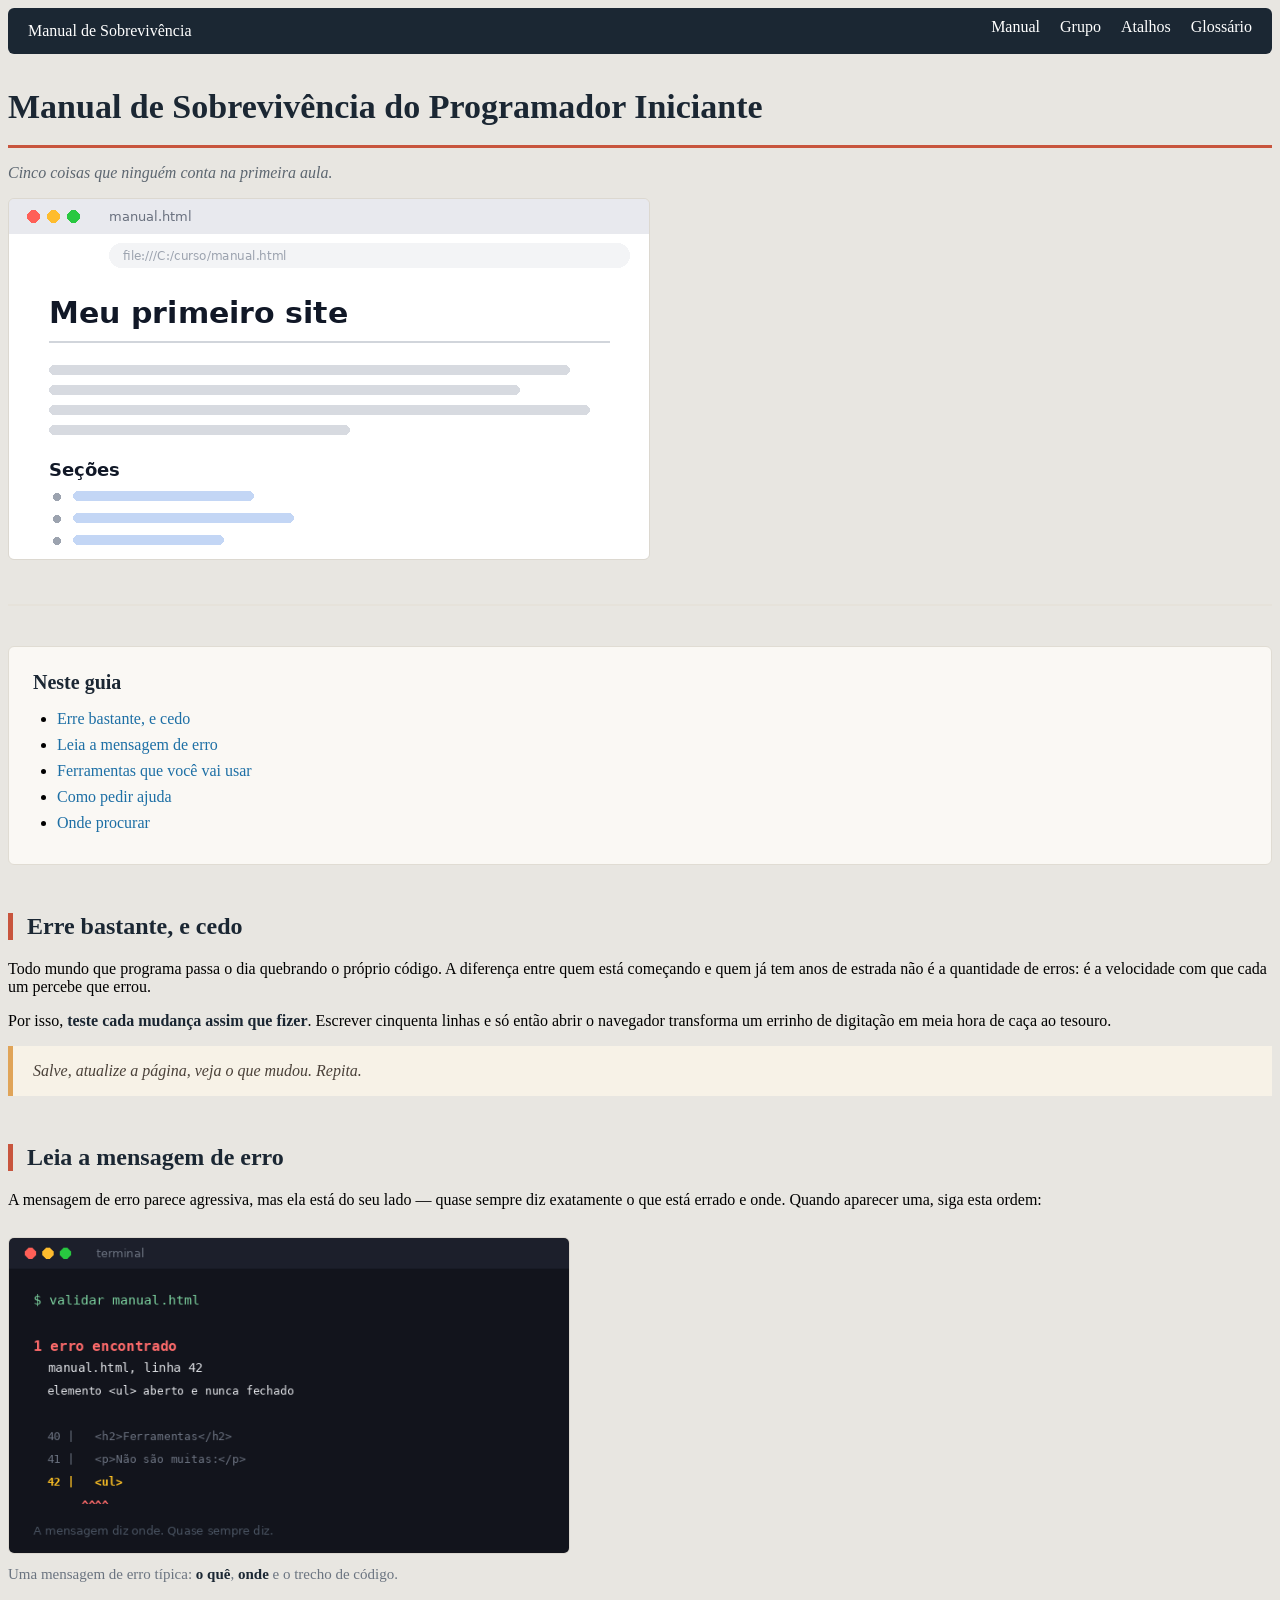
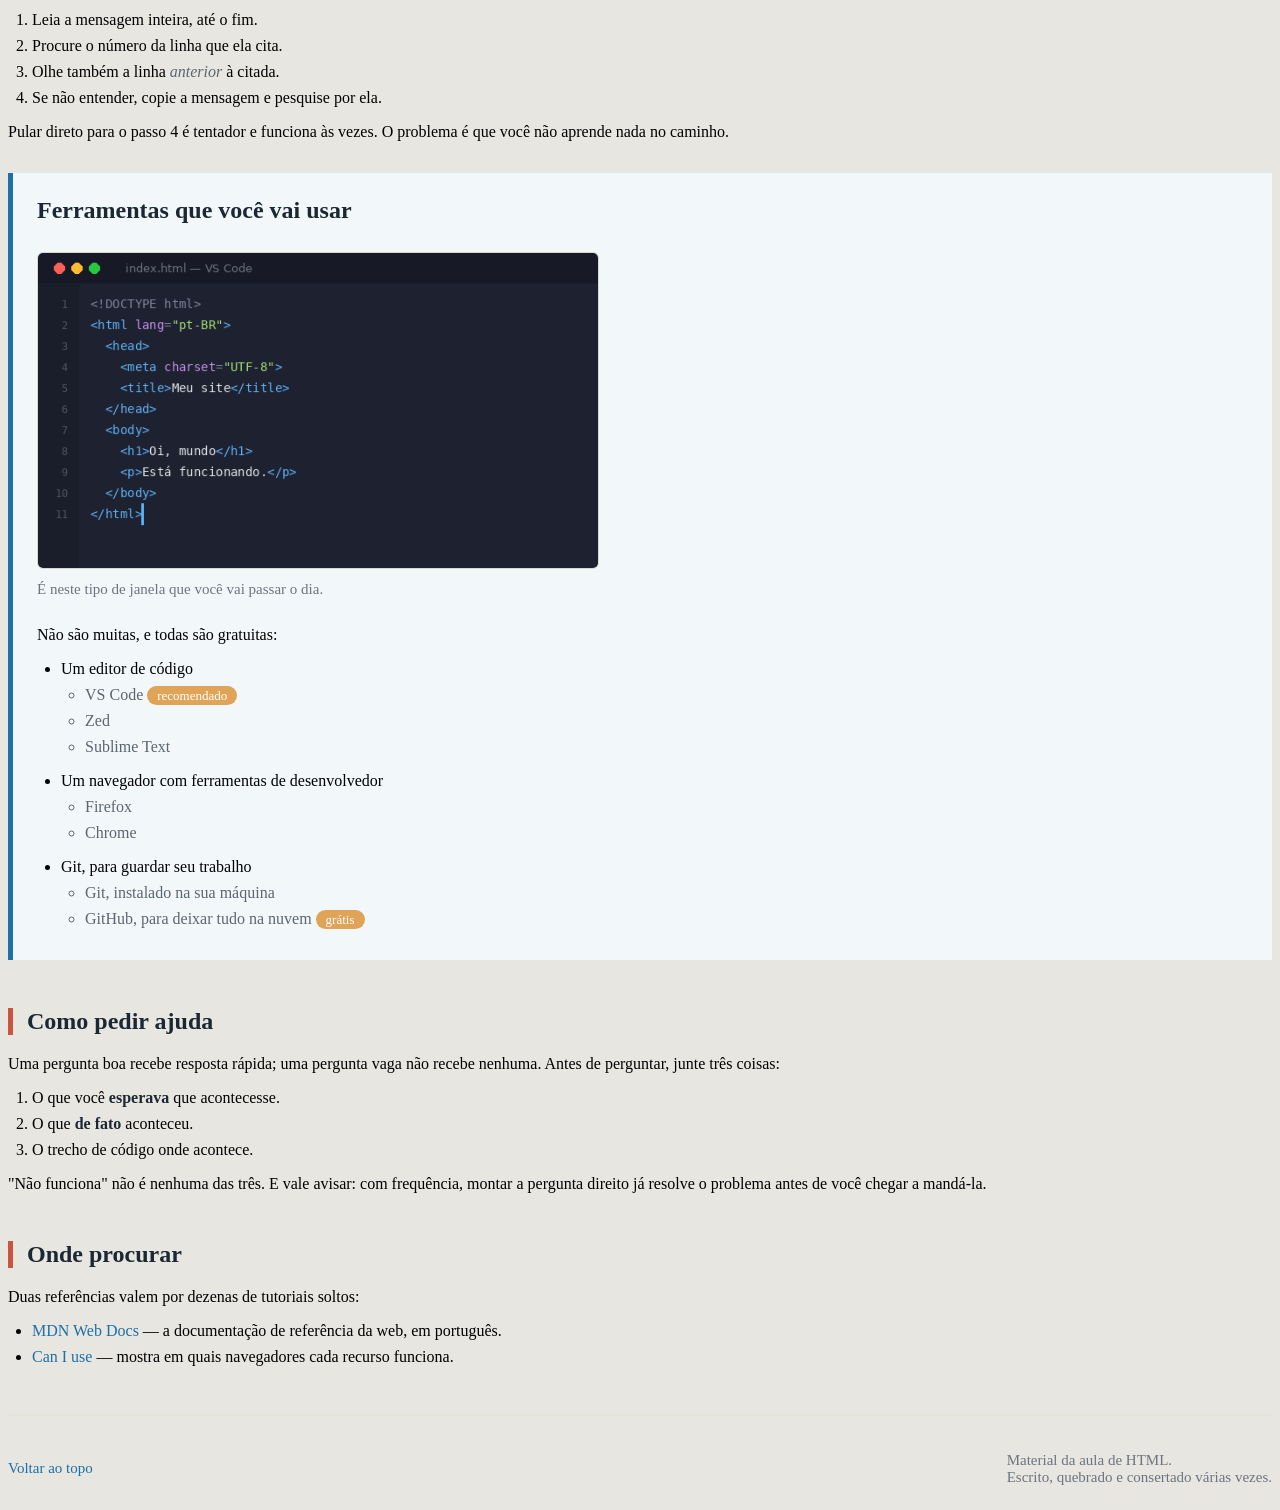
<file: index.html>
<!DOCTYPE html>
<html lang="pt-BR">
<head>
  <meta charset="UTF-8">
  <meta name="viewport" content="width=device-width, initial-scale=1.0">
  <title>Manual de Sobrevivência do Programador Iniciante</title>
  <link rel="stylesheet" href="style.css">
</head>
<body>

    <header class="barra">
    <p class="marca">Manual de Sobrevivência</p>
    <ul class="links">
      <li><a href="index.html">Manual</a></li>
      <li><a href="grupo-de-estudos.html">Grupo</a></li>
      <li><a href="atalhos.html">Atalhos</a></li>
      <li><a href="glossario.html">Glossário</a></li>
    </ul>
  </header>

  
    <h1>Manual de Sobrevivência do Programador Iniciante</h1>

  <p><em>Cinco coisas que ninguém conta na primeira aula.</em></p>

  <img src="[data-uri]"
       alt="Janela de navegador exibindo uma página com o título 'Meu primeiro site'"
       width="640">
  </header>

  <hr>
<main>
  <nav class="indice">
    <h2>Neste guia</h2>

    <ul>
      <li><a href="#erre">Erre bastante, e cedo</a></li>
      <li><a href="#erros">Leia a mensagem de erro</a></li>
      <li><a href="#ferramentas">Ferramentas que você vai usar</a></li>
      <li><a href="#perguntar">Como pedir ajuda</a></li>
      <li><a href="#links">Onde procurar</a></li>
    </ul>
  </nav>

  <section id="erre">
    <h2>Erre bastante, e cedo</h2>

  <p>
    Todo mundo que programa passa o dia quebrando o próprio código. A diferença
    entre quem está começando e quem já tem anos de estrada não é a quantidade de
    erros: é a velocidade com que cada um percebe que errou.
  </p>

  <p>
    Por isso, <strong>teste cada mudança assim que fizer</strong>. Escrever
    cinquenta linhas e só então abrir o navegador transforma um errinho de digitação
    em meia hora de caça ao tesouro.
  </p>

  <blockquote>
    Salve, atualize a página, veja o que mudou. Repita.
  </blockquote>
  </section>

  <section id="erros">
    <h2 >Leia a mensagem de erro</h2>

  <p>
    A mensagem de erro parece agressiva, mas ela está do seu lado — quase sempre
    diz exatamente o que está errado e onde. Quando aparecer uma, siga esta ordem:
  </p>

  <figure>
    <img src="[data-uri]"
         alt="Terminal mostrando um erro de validação: elemento ul aberto e nunca fechado, na linha 42"
         width="560">
    <figcaption>
      Uma mensagem de erro típica: <strong>o quê</strong>, <strong>onde</strong> e
      o trecho de código.
    </figcaption>
  </figure>

  <ol>
    <li>Leia a mensagem inteira, até o fim.</li>
    <li>Procure o número da linha que ela cita.</li>
    <li>Olhe também a linha <em>anterior</em> à citada.</li>
    <li>Se não entender, copie a mensagem e pesquise por ela.</li>
  </ol>

  <p>
    Pular direto para o passo 4 é tentador e funciona às vezes. O problema é que
    você não aprende nada no caminho.
  </p>
  </section>

  <section id="ferramentas" class="destaque">
    <h2>Ferramentas que você vai usar</h2>

    <figure>
      <img src="[data-uri]"
           alt="Editor de código exibindo um arquivo HTML com onze linhas"
           width="560">
      <figcaption>É neste tipo de janela que você vai passar o dia.</figcaption>
    </figure>

    <p>Não são muitas, e todas são gratuitas:</p>

    <ul>
      <li>
        Um editor de código
        <ul>
          <li>VS Code <span class="etiqueta">recomendado</span></li>
          <li>Zed</li>
          <li>Sublime Text</li>
        </ul>
      </li>
      <li>
        Um navegador com ferramentas de desenvolvedor
        <ul>
          <li>Firefox</li>
          <li>Chrome</li>
        </ul>
      </li>
      <li>
        Git, para guardar seu trabalho
        <ul>
          <li>Git, instalado na sua máquina</li>
          <li>GitHub, para deixar tudo na nuvem <span class="etiqueta">grátis</span></li>
        </ul>
      </li>
    </ul>
  </section>

  <section id="perguntar">
      <h2 >Como pedir ajuda</h2>

  <p>
    Uma pergunta boa recebe resposta rápida; uma pergunta vaga não recebe nenhuma.
    Antes de perguntar, junte três coisas:
  </p>

  <ol>
    <li>O que você <strong>esperava</strong> que acontecesse.</li>
    <li>O que <strong>de fato</strong> aconteceu.</li>
    <li>O trecho de código onde acontece.</li>
  </ol>

  <p>
    "Não funciona" não é nenhuma das três. E vale avisar: com frequência, montar a
    pergunta direito já resolve o problema antes de você chegar a mandá-la.
  </p>
  </section>

  <section id="links">
    <h2 >Onde procurar</h2>

  <p>Duas referências valem por dezenas de tutoriais soltos:</p>

  <ul>
    <li>
      <a href="https://developer.mozilla.org/pt-BR/" target="_blank">MDN Web Docs</a>
      — a documentação de referência da web, em português.
    </li>
    <li>
      <a href="https://caniuse.com/" target="_blank">Can I use</a>
      — mostra em quais navegadores cada recurso funciona.
    </li>
  </ul>
  </section>
  </main>
  

  <footer class="rodape">
    <p>
      <a href="#">Voltar ao topo</a>
    </p>

    <p>
      Material da aula de HTML.<br>
      Escrito, quebrado e consertado várias vezes.
    </p>
  </footer>

</body>
</html>
</file>
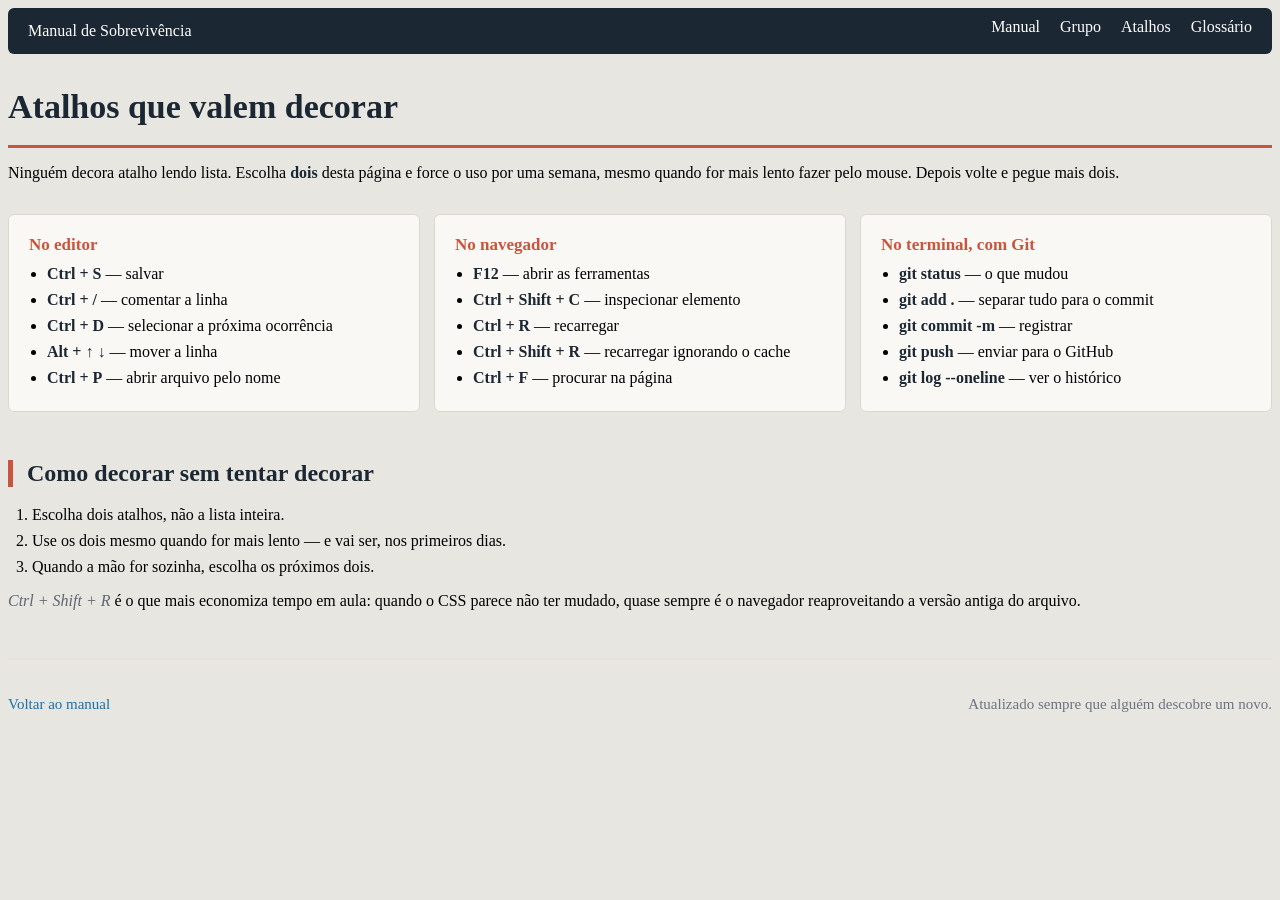
<file: atalhos.html>
<!DOCTYPE html>
<html lang="pt-BR">
<head>
  <meta charset="UTF-8">
  <meta name="viewport" content="width=device-width, initial-scale=1.0">
  <title>Atalhos que valem decorar — Manual de Sobrevivência</title>
  <link rel="stylesheet" href="style.css">
</head>
<body>

  <header class="barra">
    <p class="marca">Manual de Sobrevivência</p>
    <ul class="links">
      <li><a href="index.html">Manual</a></li>
      <li><a href="grupo-de-estudos.html">Grupo</a></li>
      <li><a href="atalhos.html">Atalhos</a></li>
      <li><a href="glossario.html">Glossário</a></li>
    </ul>
  </header>

  <main>

    <h1>Atalhos que valem decorar</h1>

    <p>
      Ninguém decora atalho lendo lista. Escolha <strong>dois</strong> desta
      página e force o uso por uma semana, mesmo quando for mais lento fazer
      pelo mouse. Depois volte e pegue mais dois.
    </p>

    <div class="cartoes">

      <div class="cartao">
        <h3>No editor</h3>
        <ul>
          <li><strong>Ctrl + S</strong> — salvar</li>
          <li><strong>Ctrl + /</strong> — comentar a linha</li>
          <li><strong>Ctrl + D</strong> — selecionar a próxima ocorrência</li>
          <li><strong>Alt + ↑ ↓</strong> — mover a linha</li>
          <li><strong>Ctrl + P</strong> — abrir arquivo pelo nome</li>
        </ul>
      </div>

      <div class="cartao">
        <h3>No navegador</h3>
        <ul>
          <li><strong>F12</strong> — abrir as ferramentas</li>
          <li><strong>Ctrl + Shift + C</strong> — inspecionar elemento</li>
          <li><strong>Ctrl + R</strong> — recarregar</li>
          <li><strong>Ctrl + Shift + R</strong> — recarregar ignorando o cache</li>
          <li><strong>Ctrl + F</strong> — procurar na página</li>
        </ul>
      </div>

      <div class="cartao">
        <h3>No terminal, com Git</h3>
        <ul>
          <li><strong>git status</strong> — o que mudou</li>
          <li><strong>git add .</strong> — separar tudo para o commit</li>
          <li><strong>git commit -m</strong> — registrar</li>
          <li><strong>git push</strong> — enviar para o GitHub</li>
          <li><strong>git log --oneline</strong> — ver o histórico</li>
        </ul>
      </div>      

    </div>

    <section id="como-decorar">
      <h2>Como decorar sem tentar decorar</h2>

      <ol>
        <li>Escolha dois atalhos, não a lista inteira.</li>
        <li>Use os dois mesmo quando for mais lento — e vai ser, nos primeiros dias.</li>
        <li>Quando a mão for sozinha, escolha os próximos dois.</li>
      </ol>

      <p>
        <em>Ctrl + Shift + R</em> é o que mais economiza tempo em aula: quando o
        CSS parece não ter mudado, quase sempre é o navegador reaproveitando a
        versão antiga do arquivo.
      </p>
    </section>

  </main>

  <footer class="rodape">
    <p><a href="index.html">Voltar ao manual</a></p>
    <p>Atualizado sempre que alguém descobre um novo.</p>
  </footer>

</body>
</html>
</file>
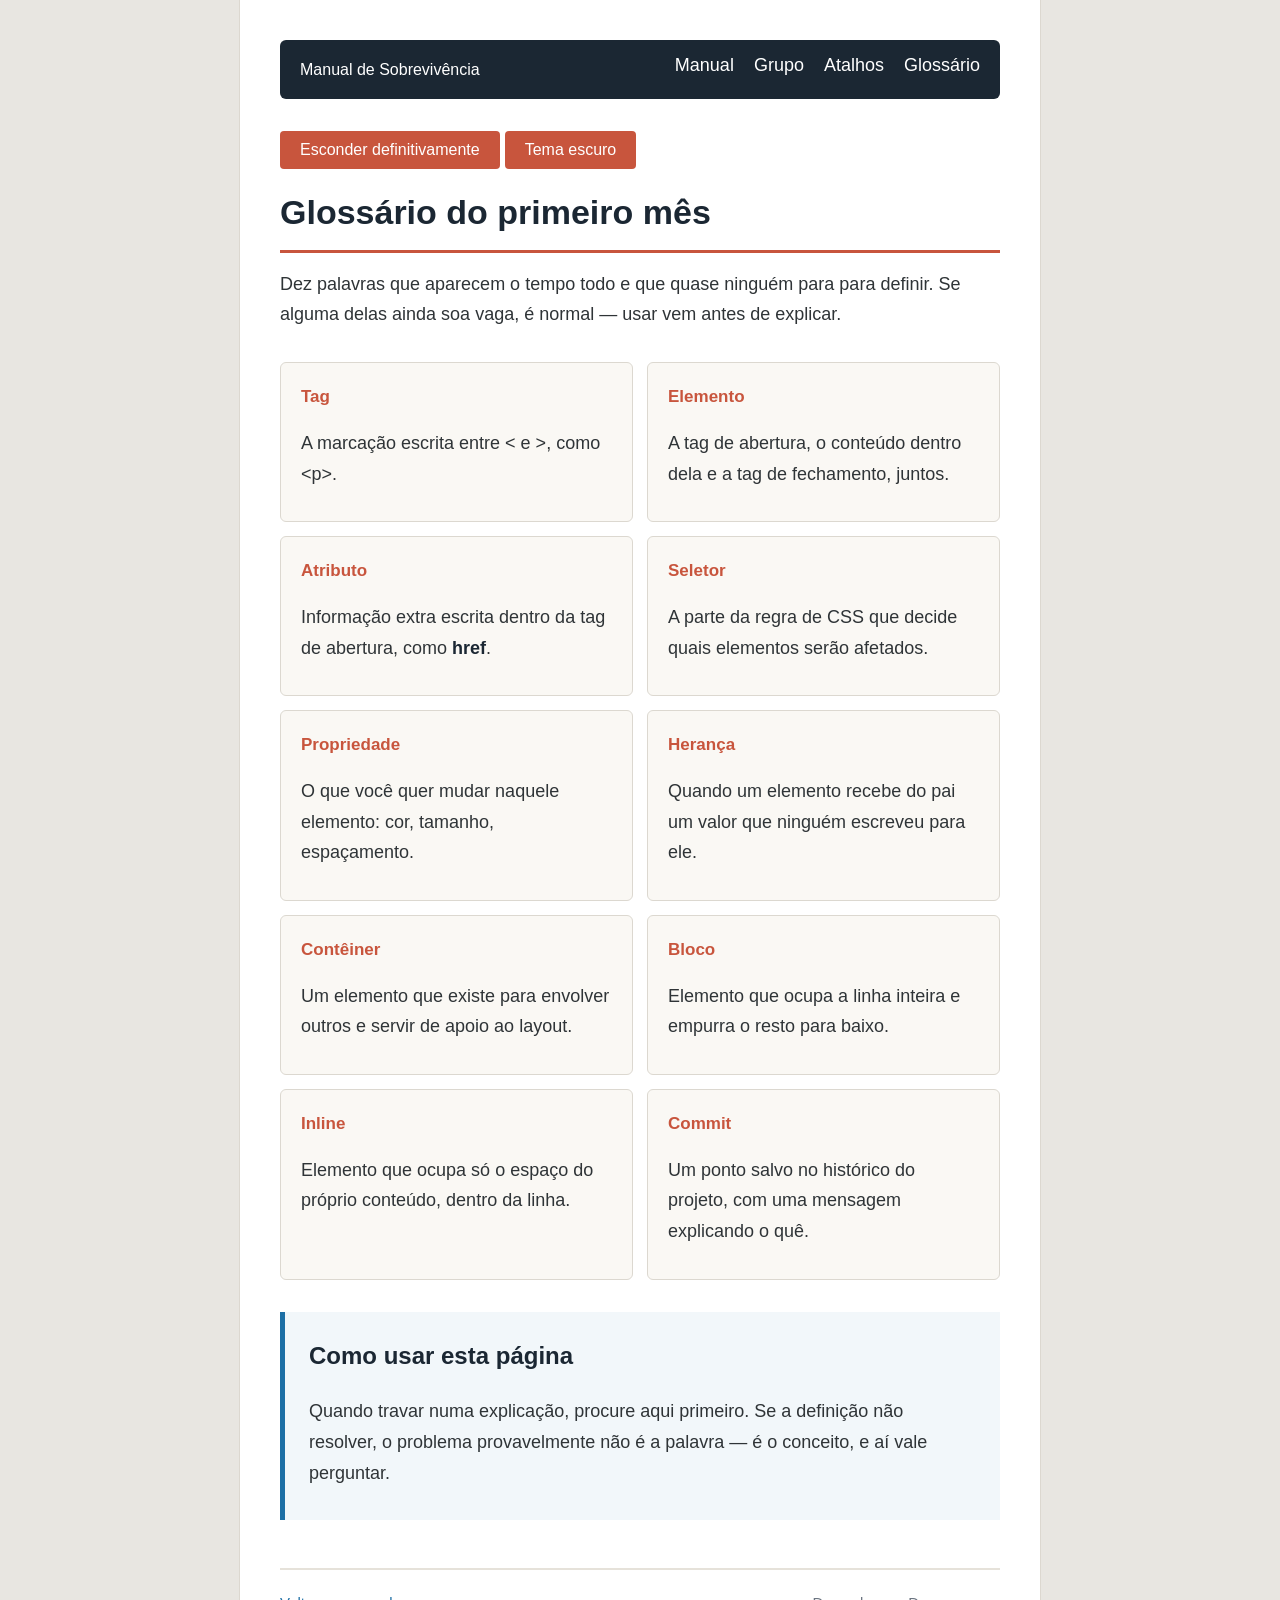
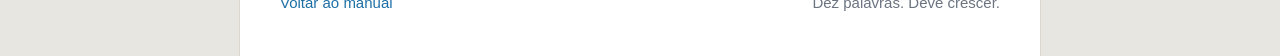
<file: glossario.html>
<!DOCTYPE html>
<html lang="pt-BR">
<head>
  <meta charset="UTF-8">
  <meta name="viewport" content="width=device-width, initial-scale=1.0">
  <title>Glossário - Manual de Sobrevivência</title>
  <!-- Aqui é onde a mágica acontece: chamando o arquivo CSS que criamos! -->
  <link rel="stylesheet" href="style.css">
  <script src="script.js" defer></script>
</head>
<body class="corpo">

  <!-- Barra de navegação do topo (TRECHO 3 do CSS) -->
  <header class="barra">
    <p class="marca">Manual de Sobrevivência</p>
    <ul class="links">
      <li><a href="index.html">Manual</a></li>
      <li><a href="grupo-de-estudos.html">Grupo</a></li>
      <li><a href="atalhos.html">Atalhos</a></li>
      <li><a href="glossario.html">Glossário</a></li>
    </ul>
  </header>

  <div class="controles">
    <button class="botao-definicoes">Esconder definitivamente</button>
    <button class="botao-tema">Tema escuro</button>
  </div>
  <!-- Conteúdo principal -->
  <main>
    <h1>Glossário do primeiro mês</h1>
    
    <p>Dez palavras que aparecem o tempo todo e que quase ninguém para para definir. Se alguma delas ainda soa vaga, é normal — usar vem antes de explicar.</p>

    <!-- Grid de cartões com os termos (TRECHO 3 do CSS) -->
    <div class="cartoes">
      
      <div class="cartao">
        <h3>Tag</h3>
        <p>A marcação escrita entre &lt; e &gt;, como &lt;p&gt;.</p>
      </div>

      <div class="cartao">
        <h3>Elemento</h3>
        <p>A tag de abertura, o conteúdo dentro dela e a tag de fechamento, juntos.</p>
      </div>

      <div class="cartao">
        <h3>Atributo</h3>
        <p>Informação extra escrita dentro da tag de abertura, como <strong>href</strong>.</p>
      </div>

      <div class="cartao">
        <h3>Seletor</h3>
        <p>A parte da regra de CSS que decide quais elementos serão afetados.</p>
      </div>

      <div class="cartao">
        <h3>Propriedade</h3>
        <p>O que você quer mudar naquele elemento: cor, tamanho, espaçamento.</p>
      </div>

      <div class="cartao">
        <h3>Herança</h3>
        <p>Quando um elemento recebe do pai um valor que ninguém escreveu para ele.</p>
      </div>

      <div class="cartao">
        <h3>Contêiner</h3>
        <p>Um elemento que existe para envolver outros e servir de apoio ao layout.</p>
      </div>

      <div class="cartao">
        <h3>Bloco</h3>
        <p>Elemento que ocupa a linha inteira e empurra o resto para baixo.</p>
      </div>

      <div class="cartao">
        <h3>Inline</h3>
        <p>Elemento que ocupa só o espaço do próprio conteúdo, dentro da linha.</p>
      </div>

      <div class="cartao">
        <h3>Commit</h3>
        <p>Um ponto salvo no histórico do projeto, com uma mensagem explicando o quê.</p>
      </div>

    </div> <!-- Fim dos cartões -->

    <!-- Bloco de destaque (TRECHO 2 do CSS) -->
    <div class="destaque">
      <h2>Como usar esta página</h2>
      <p>Quando travar numa explicação, procure aqui primeiro. Se a definição não resolver, o problema provavelmente não é a palavra — é o conceito, e aí vale perguntar.</p>
    </div>

  </main>

  <!-- Rodapé flexbox (TRECHO 3 do CSS) -->
  <footer class="rodape">
    <a href="index.html">Voltar ao manual</a>
    <span>Dez palavras. Deve crescer.</span>
  </footer>

</body>
</html>
</file>
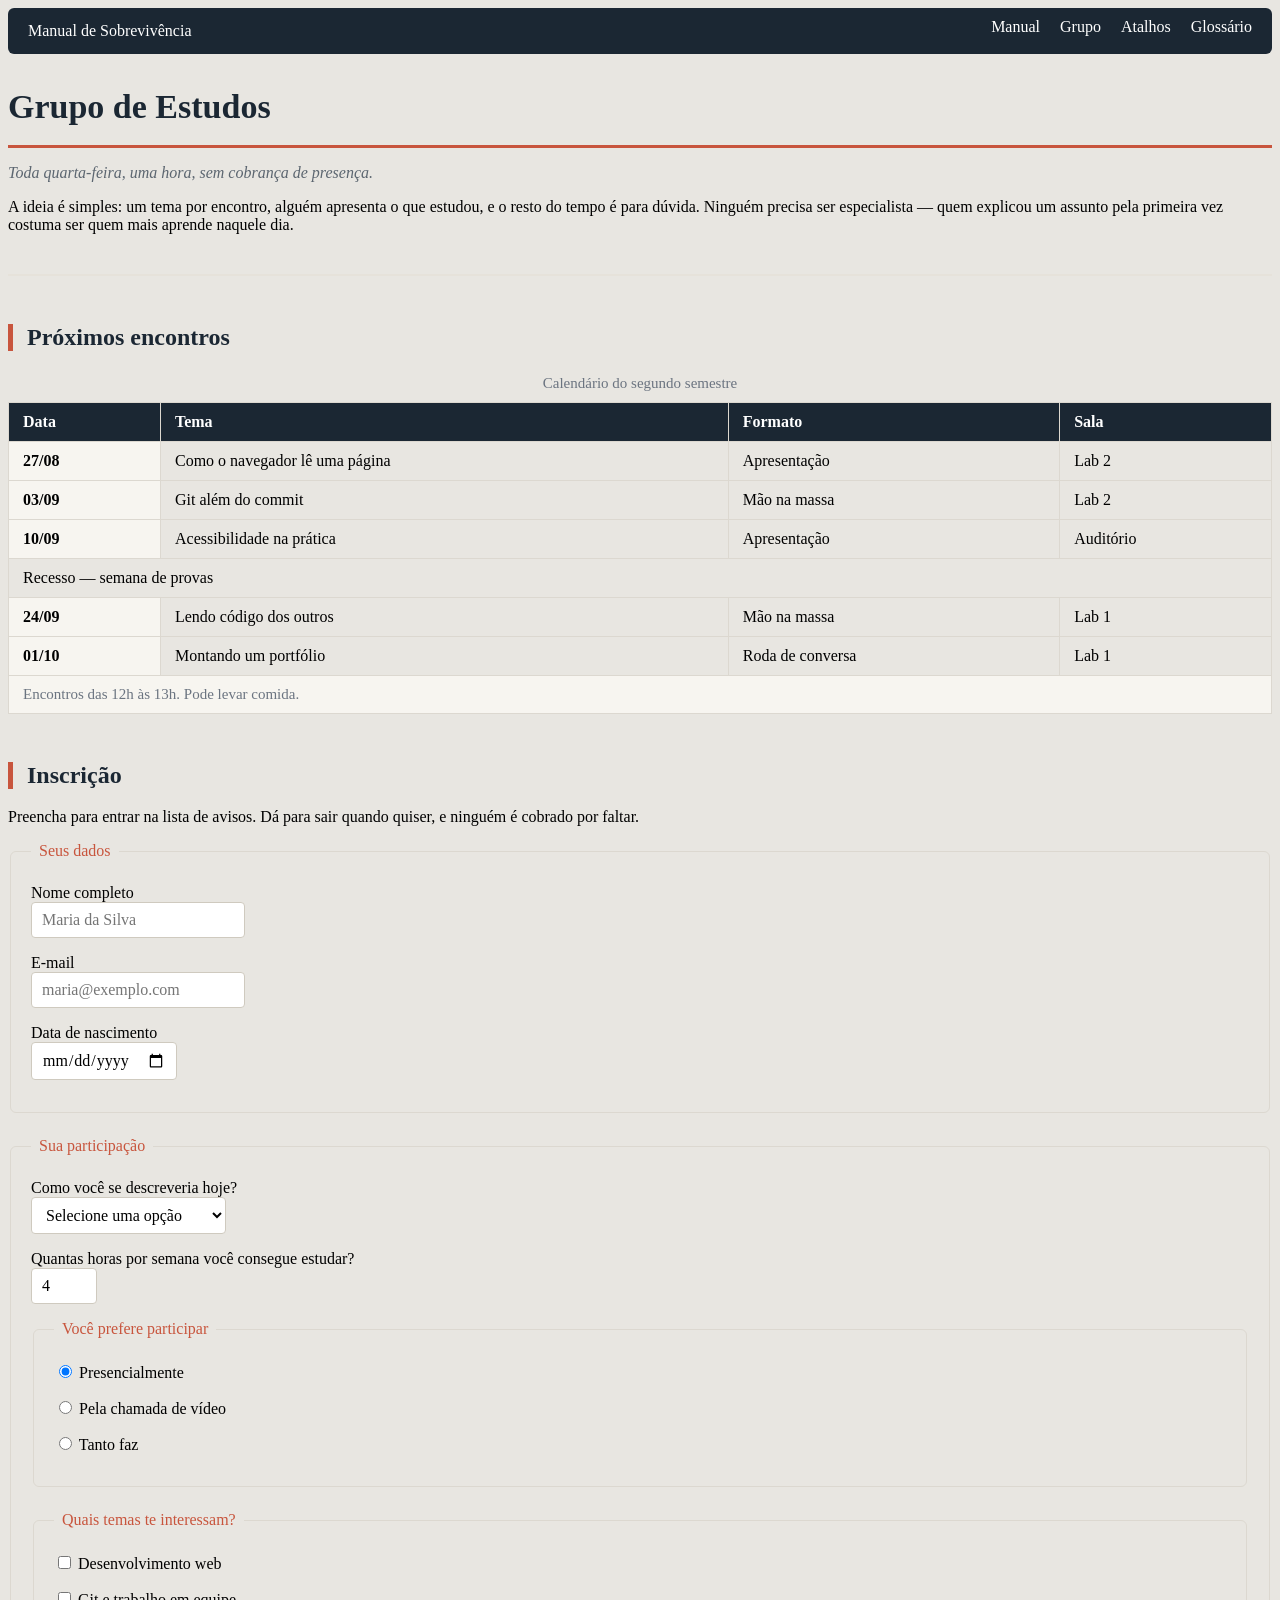
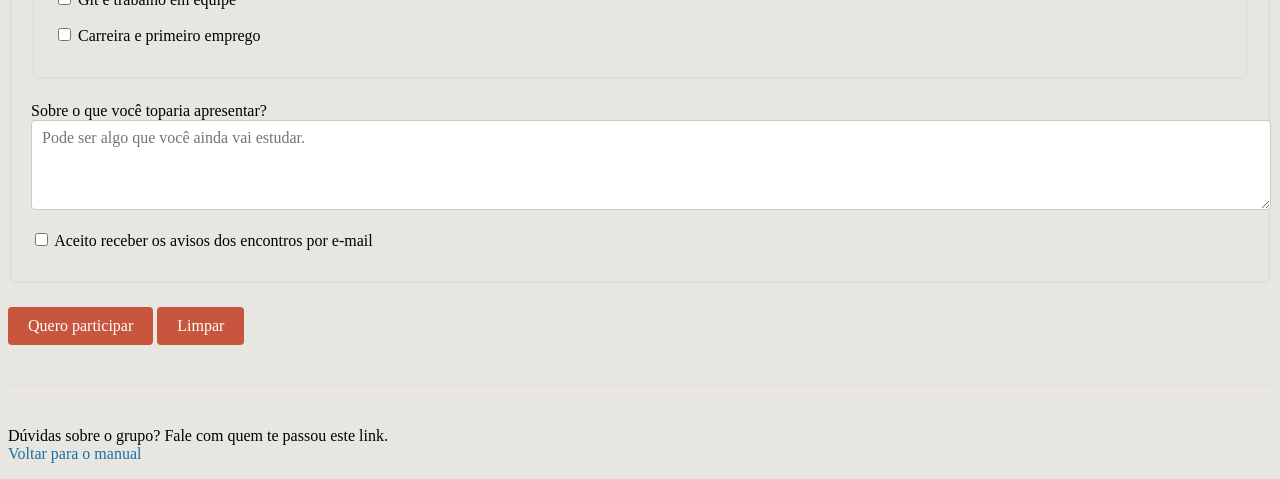
<file: grupo-de-estudos.html>
<!DOCTYPE html>
<html lang="pt-BR">
<head>
  <meta charset="UTF-8">
  <meta name="viewport" content="width=device-width, initial-scale=1.0">
  <title>Grupo de Estudos — Manual de Sobrevivência</title>
<link rel="stylesheet" href="style.css">
</head>
<body>

<header class="barra">
  <p class="marca">Manual de Sobrevivência</p>
  <ul class="links">
    <li><a href="index.html">Manual</a></li>
    <li><a href="grupo-de-estudos.html">Grupo</a></li>
    <li><a href="atalhos.html">Atalhos</a></li>
    <li><a href="glossario.html">Glossário</a></li>
  </ul>
</header>

  <h1>Grupo de Estudos</h1>

  <p>
    <em>Toda quarta-feira, uma hora, sem cobrança de presença.</em>
  </p>

  <p>
    A ideia é simples: um tema por encontro, alguém apresenta o que estudou, e o
    resto do tempo é para dúvida. Ninguém precisa ser especialista — quem explicou
    um assunto pela primeira vez costuma ser quem mais aprende naquele dia.
  </p>

  <hr>

  <h2>Próximos encontros</h2>

  <table border="1">
    <caption>Calendário do segundo semestre</caption>

    <thead>
      <tr>
        <th scope="col">Data</th>
        <th scope="col">Tema</th>
        <th scope="col">Formato</th>
        <th scope="col">Sala</th>
      </tr>
    </thead>

    <tbody>
      <tr>
        <th scope="row">27/08</th>
        <td>Como o navegador lê uma página</td>
        <td>Apresentação</td>
        <td>Lab 2</td>
      </tr>
      <tr>
        <th scope="row">03/09</th>
        <td>Git além do commit</td>
        <td>Mão na massa</td>
        <td>Lab 2</td>
      </tr>
      <tr>
        <th scope="row">10/09</th>
        <td>Acessibilidade na prática</td>
        <td>Apresentação</td>
        <td>Auditório</td>
      </tr>

      <tr>
        <td colspan="4">Recesso — semana de provas</td>
      </tr>

      <tr>
        <th scope="row">24/09</th>
        <td>Lendo código dos outros</td>
        <td>Mão na massa</td>
        <td>Lab 1</td>
      </tr>
      <tr>
        <th scope="row">01/10</th>
        <td>Montando um portfólio</td>
        <td>Roda de conversa</td>
        <td>Lab 1</td>
      </tr>
    </tbody>

    <tfoot>
      <tr>
        <td colspan="4">Encontros das 12h às 13h. Pode levar comida.</td>
      </tr>
    </tfoot>
  </table>

  <h2>Inscrição</h2>

  <p>
    Preencha para entrar na lista de avisos. Dá para sair quando quiser, e ninguém
    é cobrado por faltar.
  </p>

  <form action="#" method="post">

    <fieldset>
      <legend>Seus dados</legend>

      <p>
        <label for="nome">Nome completo</label><br>
        <input type="text" id="nome" name="nome" placeholder="Maria da Silva" required>
      </p>

      <p>
        <label for="email">E-mail</label><br>
        <input type="email" id="email" name="email" placeholder="maria@exemplo.com" required>
      </p>

      <p>
        <label for="nascimento">Data de nascimento</label><br>
        <input type="date" id="nascimento" name="nascimento">
      </p>
    </fieldset>

    <fieldset>
      <legend>Sua participação</legend>

      <p>
        <label for="nivel">Como você se descreveria hoje?</label><br>
        <select id="nivel" name="nivel">
          <option value="">Selecione uma opção</option>
          <option value="nunca">Nunca programei</option>
          <option value="comecando">Estou começando agora</option>
          <option value="algum">Já fiz alguns projetos</option>
          <option value="trabalho">Já trabalho na área</option>
        </select>
      </p>

      <p>
        <label for="horas">Quantas horas por semana você consegue estudar?</label><br>
        <input type="number" id="horas" name="horas" min="1" max="40" value="4">
      </p>

      <fieldset>
        <legend>Você prefere participar</legend>
        <p>
          <input type="radio" id="presencial" name="modalidade" value="presencial" checked>
          <label for="presencial">Presencialmente</label>
        </p>
        <p>
          <input type="radio" id="online" name="modalidade" value="online">
          <label for="online">Pela chamada de vídeo</label>
        </p>
        <p>
          <input type="radio" id="tanto-faz" name="modalidade" value="tanto-faz">
          <label for="tanto-faz">Tanto faz</label>
        </p>
      </fieldset>

      <fieldset>
        <legend>Quais temas te interessam?</legend>
        <p>
          <input type="checkbox" id="tema-web" name="temas" value="web">
          <label for="tema-web">Desenvolvimento web</label>
        </p>
        <p>
          <input type="checkbox" id="tema-git" name="temas" value="git">
          <label for="tema-git">Git e trabalho em equipe</label>
        </p>
        <p>
          <input type="checkbox" id="tema-carreira" name="temas" value="carreira">
          <label for="tema-carreira">Carreira e primeiro emprego</label>
        </p>
      </fieldset>

      <p>
        <label for="apresentar">Sobre o que você toparia apresentar?</label><br>
        <textarea id="apresentar" name="apresentar" rows="4" cols="40"
                  placeholder="Pode ser algo que você ainda vai estudar."></textarea>
      </p>

      <p>
        <input type="checkbox" id="avisos" name="avisos" value="sim" required>
        <label for="avisos">Aceito receber os avisos dos encontros por e-mail</label>
      </p>
    </fieldset>

    <p>
      <button type="submit">Quero participar</button>
      <button type="reset">Limpar</button>
    </p>

  </form>

  <hr>

  <p>
    Dúvidas sobre o grupo? Fale com quem te passou este link.<br>
    <a href="index.html">Voltar para o manual</a>
  </p>

</body>
</html>
</file>
<file: style.css>
html {
  background-color: #e8e6e1;
}

.corpo {
  background-color: #ffffff;
  max-width: 720px;
  margin: 0 auto;
  padding: 40px;
  font-family: "Segoe UI", Roboto, Helvetica, Arial, sans-serif;
  font-size: 18px;
  line-height: 1.7;
  color: #2f3437;
  border-left: 1px solid #dcd8d0;
  border-right: 1px solid #dcd8d0;
}

h1 {
  font-size: 34px;
  line-height: 1.25;
  color: #1b2733;
  margin-bottom: 4px;
  padding-bottom: 16px;
  border-bottom: 3px solid #c8553d;
}

h2 {
  font-size: 24px;
  color: #1b2733;
  margin-top: 48px;
  padding-left: 14px;
  border-left: 5px solid #c8553d;
}

p {
  margin-top: 16px;
  margin-bottom: 16px;
}

strong {
  color: #1b2733;
}

em {
  color: #5c6670;
}

a {
  color: #1d6fa5;
  text-decoration: none;
}

a:hover {
  color: #c8553d;
  text-decoration: underline;
}

ul,
ol {
  padding-left: 24px;
  margin-top: 16px;
  margin-bottom: 16px;
}

li {
  margin-bottom: 8px;
}

ul ul {
  margin-top: 8px;
  color: #5c6670;
}

blockquote {
  margin-left: 0;
  margin-right: 0;
  padding: 16px 20px;
  background-color: #f7f2e7;
  border-left: 5px solid #e0a458;
  font-style: italic;
  color: #4a4139;
}

img {
  max-width: 100%;
  border: 1px solid #dcd8d0;
  border-radius: 6px;
}

figure {
  margin-left: 0;
  margin-right: 0;
  margin-top: 28px;
  margin-bottom: 28px;
}

figcaption {
  margin-top: 8px;
  font-size: 15px;
  color: #6b7480;
}

hr {
  border: none;
  border-top: 2px solid #e6e2da;
  margin-top: 40px;
  margin-bottom: 40px;
}

table {
  border-collapse: collapse;
  width: 100%;
  margin: 24px 0;
}

caption {
  margin-bottom: 10px;
  font-size: 15px;
  color: #6b7480;
}

th,
td {
  padding: 10px 14px;
  border: 1px solid #dcd8d0;
  text-align: left;
}

thead th {
  background-color: #1b2733;
  color: #ffffff;
}

tbody th {
  background-color: #f7f5f0;
}

tfoot td {
  background-color: #f7f5f0;
  font-size: 15px;
  color: #6b7480;
}

fieldset {
  margin-bottom: 24px;
  padding: 8px 20px 16px 20px;
  border: 1px solid #dcd8d0;
  border-radius: 6px;
}

legend {
  padding: 0 8px;
  color: #c8553d;
}

input,
select,
textarea {
  font-family: inherit;
  font-size: 16px;
  padding: 8px 10px;
  border: 1px solid #cfcabf;
  border-radius: 4px;
  background-color: #ffffff;
}

textarea {
  width: 100%;
}

button {
  font-family: inherit;
  font-size: 16px;
  padding: 10px 20px;
  border: none;
  border-radius: 4px;
  background-color: #c8553d;
  color: #ffffff;
}

button:hover {
  background-color: #a8402c;
}

.menu {
  margin-bottom: 32px;
  padding: 12px 20px;
  border-radius: 6px;
  background-color: #1b2733;
}

.menu ul {
  margin: 0;
  padding: 0;
  list-style: none;
}

.menu li {
  display: inline;
  margin-right: 24px;
}

.menu a {
  color: #ffffff;
}

.menu a:hover {
  color: #e0a458;
}

.indice {
  padding: 4px 24px 16px 24px;
  border: 1px solid #e0dcd3;
  border-radius: 6px;
  background-color: #faf8f4;
}

.indice h2 {
  margin-top: 20px;
  padding-left: 0;
  border-left: none;
  font-size: 20px;
}

.destaque {
  margin: 32px 0;
  padding: 4px 24px 16px 24px;
  border-left: 5px solid #1d6fa5;
  background-color: #f2f7fa;
}

.destaque h2 {
  margin-top: 20px;
  padding-left: 0;
  border-left: none;
}

.etiqueta {
  padding: 2px 10px;
  border-radius: 10px;
  background-color: #e0a458;
  color: #ffffff;
  font-size: 13px;
}

.rodape {
  margin-top: 48px;
  padding-top: 20px;
  border-top: 2px solid #e6e2da;
  font-size: 15px;
  color: #6b7480;
}

.barra {
  display: flex;
  justify-content: space-between;
  align-items: center;
  margin-bottom: 32px;
  padding: 10px 20px;
  border-radius: 6px;
  background-color: #1b2733;
}

.marca {
  margin: 0;
  font-size: 16px;
  color: #ffffff;
}

.links {
  display: flex;
  gap: 20px;
  margin: 0;
  padding: 0;
  list-style: none;
}

.barra a {
  color: #ffffff;
}

.barra a:hover {
  color: #e0a458;
}

.cartoes {
  display: flex;
  gap: 16px;
  margin: 32px 0;
  flex-wrap: wrap;
}

.cartao {
  flex: 1;
  min-width: 200px;
  padding: 2px 20px 16px 20px;
  border: 1px solid #dcd8d0;
  border-radius: 6px;
  background-color: #faf8f4;
}

.cartao h3 {
  margin-top: 18px;
  margin-bottom: 10px;
  font-size: 17px;
  color: #c8553d;
}

.cartao ul {
  margin: 0;
  padding-left: 18px;
}

.cartao li {
  margin-bottom: 8px;
  font-size: 16px;
}

.rodape {
  display: flex;
  justify-content: space-between;
  align-items: center;
}

.cartoes {
  display: flex;
  flex-wrap: wrap;
  gap: 14px;
  margin: 32px 0;
}

.cartoes.sem-definicao p {
  display: none;
}

.termo {
  flex: 1;
  min-width: 200px;
  padding: 2px 18px 14px 18px;
  border-radius: 6px;
  background-color: #f7f5f0;
}

body.escuro {
  background-color: #171d27;
  color: #cdc9c0;
}

body.escuro .cartao,
body.escuro .termo {
  background-color: #222a36;
  border-color: #333c4a;
}

body.escuro h1,
body.escuro h2,
body.escuro h3 {
  color: #e8c07a;
}
</file>
